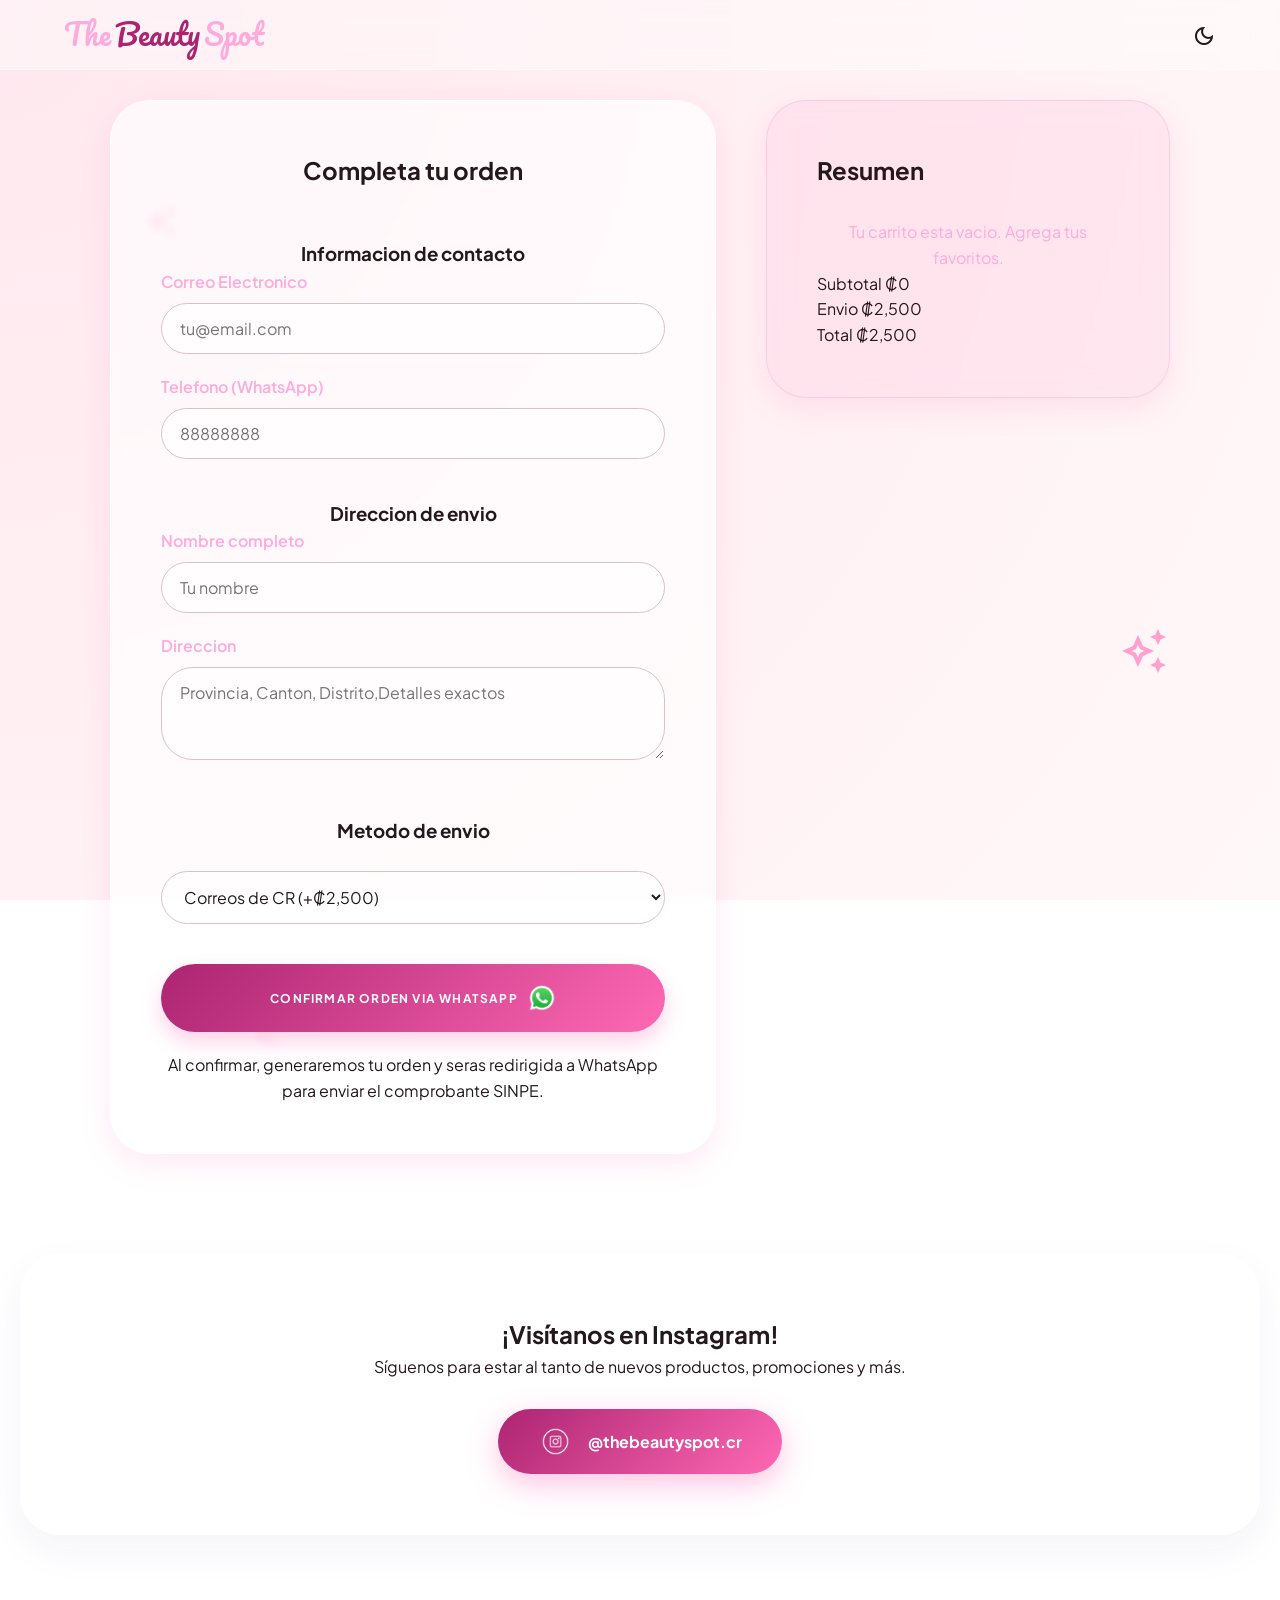
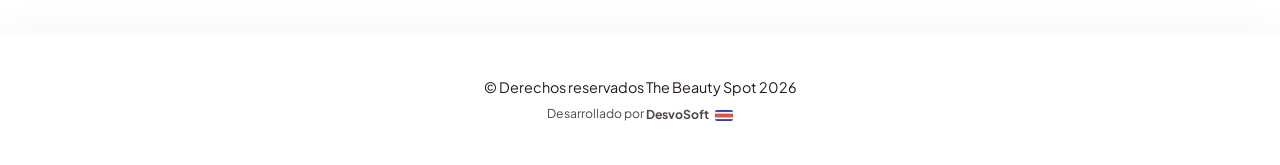
<file: checkout.html>
<!DOCTYPE html>
<html lang="es">
<head>
    <meta charset="UTF-8">
    <meta name="viewport" content="width=device-width, initial-scale=1.0">
    <title>Checkout | The Beauty Spot</title>
    <link rel="icon" href="data:image/svg+xml,<svg xmlns='http://www.w3.org/2000/svg' viewBox='0 0 24 24' fill='%23ff69b4'><path d='M12 21.35l-1.45-1.32C5.4 15.36 2 12.28 2 8.5 2 5.42 4.42 3 7.5 3c1.74 0 3.41.81 4.5 2.09C13.09 3.81 14.76 3 16.5 3 19.58 3 22 5.42 22 8.5c0 3.78-3.4 6.86-8.55 11.54L12 21.35z'/></svg>">
    <link rel="stylesheet" href="https://fonts.googleapis.com/css2?family=Material+Symbols+Outlined:opsz,wght,FILL,GRAD@24,400,0,0" />
    <link rel="stylesheet" href="css/index.css">
    <script src="js/cart.js" defer></script>
</head>
<body>
    <!-- Header -->
    <header>
        <div class="logo-container">
            <a href="index.html" style="text-decoration: none;">
                <span class="logo-text"><span class="the">The</span> <span class="beauty">Beauty</span> <span class="spot">Spot</span></span>
            </a>
        </div>
        <div class="header-actions">
            <button id="theme-toggle-btn" class="theme-toggle" aria-label="Cambiar tema" role="switch" aria-checked="false">
                <span class="material-symbols-outlined">light_mode</span>
            </button>
        </div>
    </header>

    <main class="checkout-main" style="position:relative;">
        <!-- Estrellas flotantes -->
        <span class="material-symbols-outlined floating-star" style="top: 10%; left: 5%; font-size: 2rem;">auto_awesome</span>
        <span class="material-symbols-outlined floating-star" style="top: 50%; right: 2%; font-size: 3rem; animation-delay: 1s;">auto_awesome</span>
        <span class="material-symbols-outlined floating-star" style="bottom: 10%; left: 15%; font-size: 1.5rem; animation-delay: 2s;">auto_awesome</span>
        
        <div class="checkout-grid">
            <!-- Left: Form -->
            <div class="glass-panel checkout-form-container">
                <h2 class="checkout-title" style="margin-bottom: 50px;">Completa tu orden</h2>
                
                <form id="checkout-form">
                    <div class="form-section">
                        <h3 class="form-section-title">Informacion de contacto</h3>
                        <div class="form-group">
                            <label for="email">Correo Electronico</label>
                            <input type="email" id="email" name="email" class="form-control" required placeholder="tu@email.com">
                        </div>
                        <div class="form-group">
                            <label for="phone">Telefono (WhatsApp)</label>
                            <input type="tel" id="phone" name="phone" class="form-control" required placeholder="88888888">
                        </div>
                    </div>

                    <div class="form-section">
                        <h3 class="form-section-title">Direccion de envio</h3>
                        <div class="form-group">
                            <label for="name">Nombre completo</label>
                            <input type="text" id="name" name="name" class="form-control" required placeholder="Tu nombre">
                        </div>
                        <div class="form-group">
                            <label for="address">Direccion</label>
                            <textarea id="address" name="address" class="form-control" rows="3" required placeholder="Provincia, Canton, Distrito,Detalles exactos"></textarea>
                        </div>
                    </div>

                    <div class="form-section" style="margin-top: 50px;">
                        <h3 class="form-section-title" style="margin-bottom: 25px;">Metodo de envio</h3>
                        <div class="form-group">
                            <select id="shipping" name="shipping" class="form-control">
                                <option value="correos">Correos de CR (+₡2,500)</option>
                                <option value="mensajeria">Mensajeria Privada GAM (+₡3,500)</option>
                            </select>
                        </div>
                    </div>

                    <button type="submit" class="btn-primary checkout-btn" style="margin-top: 40px; padding: 20px;">
                        Confirmar Orden via WhatsApp
                        <img src="assets/WhatsApp Logo.png" alt="WhatsApp" style="width: 28px; height: 28px;">
                    </button>
                    <p class="checkout-note" style="margin-top: 20px;">Al confirmar, generaremos tu orden y seras redirigida a WhatsApp para enviar el comprobante SINPE.</p>
                </form>
            </div>

            <!-- Right: Order Summary -->
            <div class="glass-panel glass-pink checkout-summary">
                <h2 class="checkout-title">Resumen</h2>
                <div id="checkout-cart-container" class="checkout-items">
                    <!-- Cart items rendered here -->
                </div>
                
                <div class="checkout-totals">
                    <div class="total-row">
                        <span>Subtotal</span>
                        <span id="checkout-subtotal">₡0</span>
                    </div>
                    <div class="total-row">
                        <span>Envio</span>
                        <span id="checkout-shipping">₡2,500</span>
                    </div>
                    <div class="total-row total-final">
                        <span>Total</span>
                        <span id="checkout-total">₡0</span>
                    </div>
                </div>
            </div>
        </div>
    </main>

    <!-- Global Loader -->
    <div class="loader-overlay" id="global-loader">
        <div class="spinner-heart"><span class="material-symbols-outlined" style="font-variation-settings: 'FILL' 1; font-size: 3rem;">favorite</span></div>
    </div>

    <script>
        function renderCheckout() {
            const container = document.getElementById('checkout-cart-container');
            const cartHtml = renderCartHtml();
            container.innerHTML = cartHtml;
            updateCartTotal();
        }

        function updateCartTotal() {
            const shippingMethod = document.getElementById('shipping').value;
            const shippingCost = shippingMethod === 'mensajeria' ? 3500 : 2500;
            const cartItems = getCartItems();
            const subtotal = cartItems.reduce((acc, item) => acc + (item.price * item.quantity), 0);
            const total = subtotal + shippingCost;
            
            document.getElementById('checkout-subtotal').innerText = '₡' + subtotal.toLocaleString();
            document.getElementById('checkout-shipping').innerText = '₡' + shippingCost.toLocaleString();
            document.getElementById('checkout-total').innerText = '₡' + total.toLocaleString();
            
            return { subtotal, shippingCost, total };
        }

        async function handleCheckout(event) {
            event.preventDefault();
            const loader = document.getElementById('global-loader');
            loader.classList.add('active');

            const cartItems = getCartItems();
            if (cartItems.length === 0) {
                alert("Tu carrito esta vacio.");
                loader.classList.remove('active');
                return;
            }

            const formData = new FormData(event.target);
            const data = {
                customer: {
                    name: formData.get('name'),
                    phone: formData.get('phone'),
                    email: formData.get('email'),
                    address: formData.get('address')
                },
                shippingMethod: formData.get('shipping'),
                items: cartItems
            };

            try {
                // Generate WhatsApp link directly (no server needed)
                const shippingMethod = formData.get('shipping');
                const shippingCost = shippingMethod === 'mensajeria' ? 3500 : 2500;
                const subtotal = cartItems.reduce((acc, item) => acc + (item.price * item.quantity), 0);
                const total = subtotal + shippingCost;

                let message = `*NUEVA ORDEN - The Beauty Spot*%0A%0A`;
                message += `*Cliente:* ${formData.get('name')}%0A`;
                message += `*Telefono:* ${formData.get('phone')}%0A`;
                message += `*Email:* ${formData.get('email')}%0A`;
                message += `*Direccion:* ${formData.get('address')}%0A`;
                message += `*Envio:* ${shippingMethod === 'mensajeria' ? 'Mensajeria Privada' : 'Correos de CR'} (+${shippingCost})%0A%0A`;
                message += `*Productos:%0A`;
                cartItems.forEach(item => {
                    message += `- ${item.name} x${item.quantity} = $${(item.price * item.quantity).toLocaleString()}%0A`;
                });
                message += `%0A*Total: $${total.toLocaleString()}*`;

                const whatsappUrl = `https://wa.me/50688991234?text=${message}`;
                
                clearCart();
                window.location.href = whatsappUrl;
            } catch (error) {
                console.error('Error al procesar la orden:', error);
                alert('Hubo un error al procesar tu orden. Intenta de nuevo.');
                loader.classList.remove('active');
            }
        }

        document.addEventListener('DOMContentLoaded', () => {
             renderCheckout();
             
             // Attach event listeners to avoid CSP inline handler issues
             attachCartListeners('checkout-cart-container');
             document.getElementById('checkout-form').addEventListener('submit', handleCheckout);
             document.getElementById('shipping').addEventListener('change', updateCartTotal);
        });
    </script>
    <!-- Instagram Section -->
    <section class="instagram-section">
        <div class="glass-panel instagram-content">
            <h2 class="section-title">¡Visítanos en Instagram!</h2>
            <p>Síguenos para estar al tanto de nuevos productos, promociones y más.</p>
            <a href="https://www.instagram.com/thebeautyspot.cr/" target="_blank" class="instagram-cta">
                <img src="assets/instagram-logo.png" alt="Instagram">
                <span>@thebeautyspot.cr</span>
            </a>
        </div>
    </section>

    <footer>
        <p>&copy; Derechos reservados The Beauty Spot 2026</p>
        <p style="margin-top: 5px; font-size: 0.85em; opacity: 0.8;">Desarrollado por <a href="https://github.com/DesvoSoft" target="_blank" class="dev-link">DesvoSoft</a> <img src="assets/cr.png" alt="Costa Rica" style="width: 18px; vertical-align: middle; margin-left: 4px; border-radius: 2px;"></p>
    </footer>
</body>
</html>
</file>
<file: css/index.css>
@import url('https://fonts.googleapis.com/css2?family=Pacifico&family=Plus+Jakarta+Sans:wght@400;500;600;700;800&display=swap');

:root {
  /* Primary */
  --primary-magenta: #ac2471;
  --vibrant-pink: #ff69b4;
  --soft-pink: #feaadb;
  
  --color-main: var(--primary-magenta);
  --color-main-hover: #8b4773;
  --color-secondary: var(--soft-pink); 
  --color-detail: #FFFFFF;
  --color-text: #24181d;
  
  /* Surface System (v2.0) */
  --surface: #fff8f8;
  --surface-dim: #ead5db;
  --surface-bright: #fff8f8;
  --surface-container-lowest: #ffffff;
  --surface-container-low: #fff0f3;
  --surface-container: #ffe8ef;
  --surface-container-high: #f9e3e9;
  --surface-container-highest: #f3dde3;
  
  /* Text & Outline */
  --on-surface: #24181d;
  --on-surface-variant: #564149;
  --outline: #897179;
  --outline-variant: #dcbfc9;

  /* Background */
  --bg-gradient: radial-gradient(circle at top left, #ffe8ef, #fff8f8), radial-gradient(circle at bottom right, #ffd8e6, #fff8f8);
  
  --glass-bg: rgba(255, 255, 255, 0.4);
  --glass-border: rgba(255, 255, 255, 0.5);
  --header-bg: rgba(255, 255, 255, 0.4);
  --shadow-color: rgba(255, 105, 180, 0.15);
  
  /* Nuevas variables inspiradas */
  --gradient-glow: radial-gradient(ellipse at center, rgba(255, 105, 180, 0.15) 0%, transparent 70%);
  --gradient-surface: linear-gradient(180deg, rgba(232, 90, 150, 0.05) 0%, transparent 100%);
  --gradient-primary: linear-gradient(135deg, var(--primary-magenta) 0%, var(--vibrant-pink) 100%);
  --shadow-glow: 0 0 15px rgba(255, 105, 180, 0.3);
  --transition-fast: 150ms cubic-bezier(0.4, 0, 0.2, 1);
  --transition-smooth: 300ms cubic-bezier(0.4, 0, 0.2, 1);
  
  /* Border Radius Scale */
  --radius-sm: 8px;
  --radius-md: 16px;
  --radius-lg: 32px;
  --radius-xl: 48px;
  --radius-full: 9999px;
  
  /* Spacing Scale */
  --unit: 8px;
  --gutter: 24px;
  --margin: 40px;

  /* Compatibility aliases (used in cart.js and legacy selectors) */
  --white-glass: rgba(255, 255, 255, 0.7);
  --color-magenta: var(--primary-magenta);
  --shadow-coquette: 0 8px 25px rgba(172, 36, 113, 0.2);
}

[data-theme="dark"] {
  --surface: #24181d;
  --surface-dim: #1a1114;
  --surface-container: #3a2d32;
  --bg-gradient: radial-gradient(circle at top left, #3a2d32, #24181d), radial-gradient(circle at bottom right, #4a3840, #24181d);
  --color-text: #ffecf1;
  --glass-bg: rgba(45, 20, 44, 0.6);
  --glass-border: rgba(255, 105, 180, 0.2);
  --header-bg: rgba(45, 20, 44, 0.6);
  --shadow-color: rgba(0, 0, 0, 0.5);
  --gradient-glow: radial-gradient(ellipse at center, rgba(255, 105, 180, 0.1) 0%, transparent 70%);
  --gradient-surface: linear-gradient(180deg, rgba(255, 105, 180, 0.08) 0%, transparent 100%);
}

*, *::before, *::after {
  box-sizing: border-box;
  margin: 0;
  padding: 0;
}

html {
  scroll-behavior: smooth;
}

body {
  font-family: 'Plus Jakarta Sans', sans-serif;
  font-size: 16px;
  line-height: 1.6;
  background: var(--bg-gradient);
  background-attachment: fixed;
  color: var(--color-text);
  overflow-x: hidden;
  -webkit-font-smoothing: antialiased;
  -moz-osx-font-smoothing: grayscale;
}

/* Componentes UI Core */
.glass-panel {
  background: rgba(255, 255, 255, 0.65);
  backdrop-filter: blur(4px);
  -webkit-backdrop-filter: blur(4px);
  border: 1px solid rgba(255, 255, 255, 0.7);
  box-shadow: 0 8px 32px rgba(31, 38, 135, 0.08);
  border-radius: var(--radius-lg);
  transition: all var(--transition-smooth);
}
[data-theme="dark"] .glass-panel {
  background: rgba(45, 20, 44, 0.7);
  border-color: rgba(255, 105, 180, 0.15);
  box-shadow: 0 8px 32px rgba(0, 0, 0, 0.4);
}

.glass-pink {
  background: rgba(255, 105, 180, 0.1);
  backdrop-filter: blur(12px);
  border: 1px solid rgba(255, 105, 180, 0.2);
}

/* Material Icons Setup */
.material-symbols-outlined {
  font-variation-settings: 'FILL' 0, 'wght' 400, 'GRAD' 0, 'opsz' 24;
  vertical-align: middle;
}

/* Partículas JS / CSS */
#particles-layer {
  position: fixed;
  top: 0; left: 0; width: 100vw; height: 100vh;
  z-index: 0;
  pointer-events: none;
}

.particle {
  position: absolute;
  width: 4px;
  height: 4px;
  background-color: #ffffff;
  border-radius: 50%;
  box-shadow: 0 0 8px 2px var(--vibrant-pink), 0 0 16px 4px var(--primary-magenta);
  animation-name: fall;
  animation-timing-function: linear;
  animation-iteration-count: infinite;
}

@keyframes fall {
  0% { transform: translateY(-10vh) rotate(0deg); opacity: 0; }
  10% { opacity: 0.8; }
  90% { opacity: 0.8; }
  100% { transform: translateY(110vh) rotate(360deg); opacity: 0; }
}

/* Fixed Header */
header {
  position: fixed;
  top: 0; left: 0; width: 100%;
  height: 70px;
  display: flex;
  justify-content: space-between;
  align-items: center;
  padding: 0 5%;
  background: var(--header-bg);
  backdrop-filter: blur(12px);
  -webkit-backdrop-filter: blur(12px);
  border-bottom: 1px solid var(--glass-border);
  z-index: 100;
  transition: background 0.5s, border 0.5s;
}

.logo-container {
  font-family: 'Pacifico', cursive;
  font-size: 1.8rem;
  display: flex;
  align-items: center;
  gap: 8px;
}
.logo-img {
  height: 50px;
  width: auto;
}
.logo-text {
  display: flex;
  align-items: center;
  gap: 4px;
}
.logo-container .the { color: var(--color-secondary); }
.logo-container .beauty { color: var(--color-main); text-shadow: 1px 1px 2px rgba(255, 255, 255, 0.8); }
.logo-container .spot { color: var(--color-secondary); }

.header-actions { display: flex; gap: 20px; align-items: center; }

/* Theme Toggle */
.theme-toggle {
  background: none; border: none; cursor: pointer;
  font-size: 1.5rem; transition: transform 0.3s;
  color: var(--color-text);
}
.theme-toggle:hover { transform: scale(1.2) rotate(15deg); }
.theme-icon {
  display: inline-block;
  width: 24px;
  height: 24px;
  background: linear-gradient(135deg, var(--primary-magenta) 50%, var(--soft-pink) 50%);
  border-radius: 50%;
  position: relative;
}
[data-theme="dark"] .theme-icon {
  background: linear-gradient(135deg, var(--soft-pink) 50%, var(--primary-magenta) 50%);
}

/* Cart Icon */
.cart-icon {
  position: relative; font-size: 1.5rem; color: var(--color-main); text-decoration: none; transition: transform 0.3s;
}
.cart-icon:hover { transform: scale(1.1); }
.cart-count {
  position: absolute; top: -5px; right: -8px;
  background-color: var(--color-main-hover); color: white;
  font-size: 0.7rem; font-weight: bold; width: 18px; height: 18px;
  border-radius: 50%; display: flex; align-items: center; justify-content: center;
}

/* Wrapper principal por encima de z-index 0 */
.content-wrapper {
  position: relative; z-index: 10; padding-top: 100px; padding-bottom: 60px;
}

/* Hero Section */
.hero {
  position: relative;
  min-height: 70vh; 
  display: flex; flex-direction: column;
  justify-content: center; align-items: center; text-align: center;
  padding: 80px 40px;
  overflow: hidden;
}

.hero::before {
  content: '';
  position: absolute;
  top: 0; left: 0; right: 0; bottom: 0;
  background: var(--gradient-glow);
  pointer-events: none;
}

.hero .central-heart {
  display: none;
}

.hero-logo {
  max-width: 90%;
  height: auto;
  max-height: 220px;
  filter: drop-shadow(0 0 15px var(--color-main)) drop-shadow(0 0 30px rgba(255, 105, 180, 0.3));
  animation: fadeInUp 0.8s ease-out 0.1s backwards, pulseCore 2.5s infinite 0.9s ease-in-out;
}


.hero h1 {
  font-family: 'Great Vibes', cursive;
  font-size: 5rem;
  color: var(--color-main);
  text-shadow: 2px 2px 0px var(--color-detail), 0 0 30px rgba(255, 105, 180, 0.4);
  line-height: 1.1;
  margin-bottom: 10px;
  position: relative;
  z-index: 1;
  animation: fadeInUp 0.8s ease-out 0.1s backwards;
}
.hero h1 .the, .hero h1 .spot { color: var(--color-secondary); }

.hero p {
  font-size: 1.25rem;
  max-width: 650px;
  margin: 15px auto 40px;
  font-weight: 400;
  color: var(--color-text);
  position: relative;
  z-index: 1;
  animation: fadeInUp 0.8s ease-out 0.2s backwards;
}

.cta-btn {
  background: var(--gradient-primary);
  color: var(--color-detail);
  font-family: 'Plus Jakarta Sans', sans-serif; font-size: 1rem; font-weight: 700;
  padding: 16px 40px; border: none; border-radius: var(--radius-full);
  cursor: pointer; transition: all var(--transition-smooth);
  box-shadow: 0 10px 30px rgba(255, 105, 180, 0.3);
  text-transform: uppercase;
  letter-spacing: 0.1em;
  position: relative;
  z-index: 1;
  animation: fadeInUp 0.8s ease-out 0.3s backwards;
}
.cta-btn:hover {
  transform: translateY(-3px) scale(1.02);
  box-shadow: var(--shadow-glow);
}

@keyframes pulseCore {
  0% { transform: scale(1); filter: drop-shadow(0 0 15px var(--color-main)) drop-shadow(0 0 30px rgba(255, 105, 180, 0.2)); }
  50% { transform: scale(1.05); filter: drop-shadow(0 0 18px var(--color-main)) drop-shadow(0 0 35px rgba(255, 105, 180, 0.3)) brightness(1.08); }
  100% { transform: scale(1); filter: drop-shadow(0 0 15px var(--color-main)) drop-shadow(0 0 30px rgba(255, 105, 180, 0.2)); }
}

@keyframes floatUp {
  to { opacity: 1; transform: translateY(0); }
}

@keyframes fadeInDown {
  from { opacity: 0; transform: translateY(-20px); }
  to { opacity: 1; transform: translateY(0); }
}

@keyframes fadeInUp {
  from { opacity: 0; transform: translateY(20px); }
  to { opacity: 1; transform: translateY(0); }
}

@keyframes fadeIn {
  from { opacity: 0; }
  to { opacity: 1; }
}

@keyframes float {
  0%, 100% { transform: translateY(0) rotate(0deg); }
  50% { transform: translateY(-10px) rotate(15deg); }
}

.floating-star {
  position: absolute;
  color: var(--vibrant-pink);
  animation: float 4s ease-in-out infinite;
  opacity: 0.6;
}

/* Animaciones con delays para elementos del hero */
.fade-in-down { animation: fadeInDown 0.6s ease-out; }
.fade-in-up { animation: fadeInUp 0.8s ease-out; }
.fade-in { animation: fadeIn 0.5s ease-out; }

/* Efecto de brillo en top del card */
.card::before {
  content: '';
  position: absolute;
  top: 0;
  left: 0;
  right: 0;
  height: 3px;
  background: var(--gradient-primary);
  transform: scaleX(0);
  transform-origin: left;
  transition: transform var(--transition-smooth);
  border-radius: 30px 30px 0 0;
}

.card:hover::before {
  transform: scaleX(1);
}
.stats {
  display: flex; gap: 40px; justify-content: center; margin: 50px 0;
  animation: fadeInUp 0.8s ease-out 0.4s backwards;
}
.stat-box {
  background: var(--glass-bg);
  backdrop-filter: blur(10px); -webkit-backdrop-filter: blur(10px);
  border: 1px solid var(--glass-border);
  padding: 20px 40px; border-radius: var(--radius-lg);
  text-align: center;
  box-shadow: 0 8px 32px var(--shadow-color);
  transition: transform var(--transition-smooth), box-shadow var(--transition-smooth);
}
.stat-box:hover { 
  transform: translateY(-5px) scale(1.05); 
  box-shadow: var(--shadow-glow);
}
.stat-number { 
  font-size: 3rem; font-weight: 700; 
  background: var(--gradient-primary);
  -webkit-background-clip: text;
  -webkit-text-fill-color: transparent;
  background-clip: text;
  transition: transform var(--transition-smooth);
}
.stat-box:hover .stat-number { transform: scale(1.1); }
.stat-label { font-size: 0.875rem; letter-spacing: 0.1em; text-transform: uppercase; color: var(--color-secondary); font-weight: 600; }

/* Section divider */
.section-divider {
  display: flex;
  align-items: center;
  justify-content: center;
  gap: 20px;
  margin: 40px auto;
  max-width: 300px;
}
.section-divider::before,
.section-divider::after {
  content: '';
  flex: 1;
  height: 1px;
  background: linear-gradient(90deg, transparent, var(--color-secondary), transparent);
}
.section-divider span {
  color: var(--color-main);
}

/* Grid de Cards (Stagger) */
.products-grid {
  display: grid;
  grid-template-columns: repeat(auto-fill, minmax(280px, 1fr));
  gap: 35px;
  max-width: 1250px; margin: 0 auto; padding: 40px 20px;
}

.card {
  background: var(--glass-bg);
  backdrop-filter: blur(15px); -webkit-backdrop-filter: blur(15px);
  border: 1px solid var(--glass-border);
  border-radius: 40px; 
  padding: 25px;
  text-align: center;
  box-shadow: 0 10px 30px var(--shadow-color);
  position: relative;
  overflow: hidden;
  opacity: 0; transform: translateY(40px);
  animation: floatUp 0.8s cubic-bezier(0.175, 0.885, 0.32, 1.275) forwards;
  transition: transform var(--transition-smooth), box-shadow var(--transition-smooth), border-color var(--transition-smooth);
  display: flex;
  flex-direction: column;
  cursor: pointer;
}

.card.out-of-stock {
  filter: grayscale(85%);
  opacity: 0.85;
}

.agotado-badge {
  position: absolute;
  top: 40%;
  left: 50%;
  transform: translate(-50%, -50%) rotate(-15deg);
  background: rgba(255, 255, 255, 0.9);
  color: var(--color-main);
  padding: 10px 30px;
  font-family: 'Pacifico', cursive;
  font-size: 2.2rem;
  z-index: 5;
  box-shadow: 0 10px 30px rgba(0,0,0,0.15);
  border-radius: 15px;
  border: 2px solid var(--color-main);
  text-align: center;
  pointer-events: none;
}
[data-theme="dark"] .agotado-badge {
  background: rgba(45, 20, 44, 0.9);
}

.card:nth-child(1) { animation-delay: 0.1s; }
.card:nth-child(2) { animation-delay: 0.3s; }
.card:nth-child(3) { animation-delay: 0.5s; }
.card:nth-child(4) { animation-delay: 0.7s; }

.card:hover {
  transform: translateY(-8px);
  box-shadow: var(--shadow-glow);
  border-color: var(--color-main);
}

@keyframes floatUp {
  to { opacity: 1; transform: translateY(0); }
}

.card-img {
  width: 100%; height: 240px; border-radius: 20px; object-fit: cover; margin-bottom: 20px;
  transition: transform 0.6s cubic-bezier(0.25, 1, 0.5, 1);
  flex-shrink: 0;
}
.card:hover .card-img { transform: scale(1.08); }

.card-content {
  flex: 1;
  display: flex;
  flex-direction: column;
  justify-content: space-between;
  min-height: 100px;
}

.card h3 { 
  font-size: 1.25rem; 
  color: var(--color-secondary); 
  margin-bottom: 10px; 
  font-weight: 700; 
  line-height: 1.3;
  min-height: 2.6em;
  display: flex;
  align-items: center;
  justify-content: center;
}
.card .price { 
  font-size: 1.4rem; 
  font-weight: bold; 
  color: var(--color-main); 
  margin-bottom: 15px; 
}

.btn-add {
  display: block; width: 100%; padding: 14px; background: transparent;
  border: 1px solid var(--outline-variant); border-radius: var(--radius-full);
  color: var(--color-main); font-weight: 700; font-family: 'Plus Jakarta Sans', sans-serif;
  font-size: 12px; cursor: pointer; transition: all var(--transition-smooth);
  text-transform: uppercase;
  letter-spacing: 0.1em;
}
.card:hover .btn-add {
  background: var(--gradient-primary); border-color: transparent; color: white;
}
.btn-add:hover { 
  background: var(--color-main) !important; 
  border-color: var(--color-main) !important; 
  color: var(--color-detail) !important; 
  transform: translateY(-2px);
  box-shadow: var(--shadow-glow);
}

.btn-add:active {
  transform: scale(0.98);
}

.btn-add svg {
  width: 18px;
  height: 18px;
  margin-left: 8px;
  transition: transform var(--transition-fast);
}
.btn-add:hover svg {
  transform: translateX(4px);
}

/* Formularios y Checkout */
.checkout-form-container, .checkout-summary {
  padding: 40px;
  border-radius: var(--radius-xl);
  box-shadow: 0 10px 30px var(--shadow-color);
  margin: 0 auto;
}

.form-group { margin-bottom: 20px; text-align: left; }
.form-group label {
  display: block; font-weight: 600; margin-bottom: 8px; color: var(--color-secondary);
}
.form-control {
  width: 100%; padding: 14px 18px; border-radius: var(--radius-lg);
  border: 1px solid var(--outline-variant);
  background: rgba(255, 255, 255, 0.6);
  font-family: 'Plus Jakarta Sans', sans-serif;
  font-size: 1rem;
  color: var(--color-text); 
  transition: border-color var(--transition-fast), box-shadow var(--transition-fast);
}
[data-theme="dark"] .form-control {
  background: rgba(45, 20, 44, 0.8); color: var(--color-text);
}
.form-control:focus {
  outline: none; border-color: var(--color-main);
  box-shadow: 0 0 0 3px var(--gradient-glow);
}
.btn-primary {
  background: var(--gradient-primary);
  color: #fff;
  padding: 16px 48px; border: none; border-radius: var(--radius-full);
  font-size: 12px; font-weight: 700; cursor: pointer;
  transition: all var(--transition-smooth);
  text-transform: uppercase;
  letter-spacing: 0.1em;
  font-family: 'Plus Jakarta Sans', sans-serif;
  box-shadow: 0 10px 20px rgba(255, 105, 180, 0.3);
}
.btn-primary:hover {
  transform: translateY(-3px);
  box-shadow: var(--shadow-glow);
}
.btn-primary:active {
  transform: scale(0.98);
}

/* Skip Link */
.skip-link {
  position: absolute;
  top: -50px;
  left: 16px;
  background: var(--primary-magenta);
  color: #fff;
  padding: 10px 20px;
  border-radius: var(--radius-md);
  z-index: 1000;
  transition: top var(--transition-fast);
}
.skip-link:focus {
  top: 16px;
}

/* Global Loader */
.loader-overlay {
  position: fixed; top: 0; left: 0; width: 100vw; height: 100vh;
  background: var(--glass-bg); backdrop-filter: blur(10px);
  display: flex; justify-content: center; align-items: center;
  z-index: 9999; opacity: 0; pointer-events: none; transition: opacity var(--transition-smooth);
}
.loader-overlay.active { opacity: 1; pointer-events: all; }
.spinner-heart {
  font-size: 4rem; animation: pulseCore 1s infinite alternate;
}

@media (max-width: 768px) {
  .hero h1 { font-size: 3.5rem; }
  .stats { flex-direction: column; gap: 20px; }
  header { padding: 0 20px; }
  .logo-container { font-size: 1.8rem; }
  .glass-container { padding: 20px; }
}

footer {
  text-align: center;
  padding: 40px 20px;
  background: rgba(255, 255, 255, 0.5);
  backdrop-filter: blur(4px);
  -webkit-backdrop-filter: blur(4px);
  border-top: 1px solid rgba(255, 255, 255, 0.6);
  border-radius: 0;
  color: var(--color-text);
  font-size: 0.9rem;
  margin-top: 80px;
  position: relative;
  z-index: 10;
  box-shadow: 0 -10px 30px rgba(0, 0, 0, 0.03);
}
[data-theme="dark"] footer {
  background: rgba(45, 20, 44, 0.6);
  border-top: 1px solid rgba(255, 105, 180, 0.15);
  box-shadow: 0 -10px 30px rgba(0, 0, 0, 0.3);
}
footer strong { color: var(--color-magenta); }

/* Instagram Section Styles */
.instagram-section {
  max-width: 1300px;
  margin: 100px auto;
  padding: 0 20px;
  text-align: center;
}

.instagram-content {
  padding: 60px 40px;
  border-radius: 40px;
  background: rgba(255, 255, 255, 0.6);
  backdrop-filter: blur(4px);
  -webkit-backdrop-filter: blur(4px);
  border: 1px solid rgba(255, 255, 255, 0.7);
  box-shadow: 0 15px 40px rgba(31, 38, 135, 0.05);
}
[data-theme="dark"] .instagram-content {
  background: rgba(45, 20, 44, 0.7);
  border-color: rgba(255, 105, 180, 0.15);
  box-shadow: 0 15px 40px rgba(0, 0, 0, 0.4);
}

.instagram-cta {
  display: inline-flex;
  align-items: center;
  gap: 15px;
  margin-top: 30px;
  padding: 15px 40px;
  background: var(--gradient-primary);
  color: white;
  text-decoration: none;
  border-radius: var(--radius-full);
  font-weight: 700;
  transition: all var(--transition-smooth);
  box-shadow: 0 10px 30px rgba(255, 105, 180, 0.4);
}

.instagram-cta:hover {
  transform: translateY(-5px) scale(1.05);
  box-shadow: 0 15px 40px rgba(255, 105, 180, 0.6);
}

.instagram-cta img {
  width: 35px;
  height: 35px;
  filter: brightness(0) invert(1);
}


footer strong { color: var(--color-magenta); }

.top-products-container {
  background: rgba(255, 255, 255, 0.55);
  backdrop-filter: blur(4px);
  -webkit-backdrop-filter: blur(4px);
  border: 1px solid rgba(255, 255, 255, 0.6);
  border-radius: 40px;
  padding: 60px 20px;
  margin: 80px auto;
  max-width: 1300px;
  box-shadow: 0 20px 60px rgba(31, 38, 135, 0.07);
}
[data-theme="dark"] .top-products-container {
  background: rgba(45, 20, 44, 0.65);
  border-color: rgba(255, 105, 180, 0.15);
  box-shadow: 0 20px 60px rgba(0, 0, 0, 0.4);
}

/* Checkout Enhancements */
.checkout-main {
  max-width: 1100px;
  margin: 100px auto;
  padding: 0 20px;
  display: flex;
  justify-content: center;
  align-items: flex-start;
  min-height: 80vh;
}

.checkout-grid {
  display: grid;
  grid-template-columns: 1.2fr 0.8fr;
  gap: 50px;
  width: 100%;
}

@media (max-width: 992px) {
  .checkout-grid { grid-template-columns: 1fr; }
  .checkout-main { margin: 60px auto; }
}

.checkout-form-container {
  padding: 50px;
  border-radius: 40px;
  text-align: center; /* Centrar títulos y textos generales del form */
}

.checkout-form-container h2, 
.checkout-form-container h3 {
  text-align: center;
}

/* El usuario pidió NO centrar el resumen */
.checkout-summary {
  padding: 50px;
  border-radius: 40px;
  text-align: left;
  height: fit-content;
}

.checkout-summary .checkout-title {
  text-align: left;
  margin-bottom: 30px;
}

.form-section {
  margin-bottom: 40px;
  text-align: left; /* Inputs y labels alineados a la izquierda para usabilidad */
}

.checkout-btn {
  width: 100%;
  margin-top: 20px;
  display: flex;
  align-items: center;
  justify-content: center;
  gap: 10px;
}

/* Dev Link Styles */
.dev-link {
  color: inherit;
  text-decoration: none;
  font-weight: 700;
  transition: all 0.3s ease;
  position: relative;
  display: inline-block;
  vertical-align: middle; /* Alineación corregida */
  overflow: hidden;
  padding-bottom: 2px; /* Espacio para la línea sin mover el texto */
  margin-bottom: -2px; /* Compensación para mantener la línea base */
}

.dev-link::after {
  content: '';
  position: absolute;
  bottom: 0;
  left: -100%;
  width: 100%;
  height: 2px;
  background: linear-gradient(90deg, transparent, #00d4ff, #00d4ff, transparent);
  animation: scan-blue 3s infinite ease-in-out;
  opacity: 0.6;
}

@keyframes scan-blue {
  0% { left: -100%; }
  100% { left: 100%; }
}

.dev-link:hover {
  color: #00d4ff;
  transform: scale(1.05);
}
</file>
